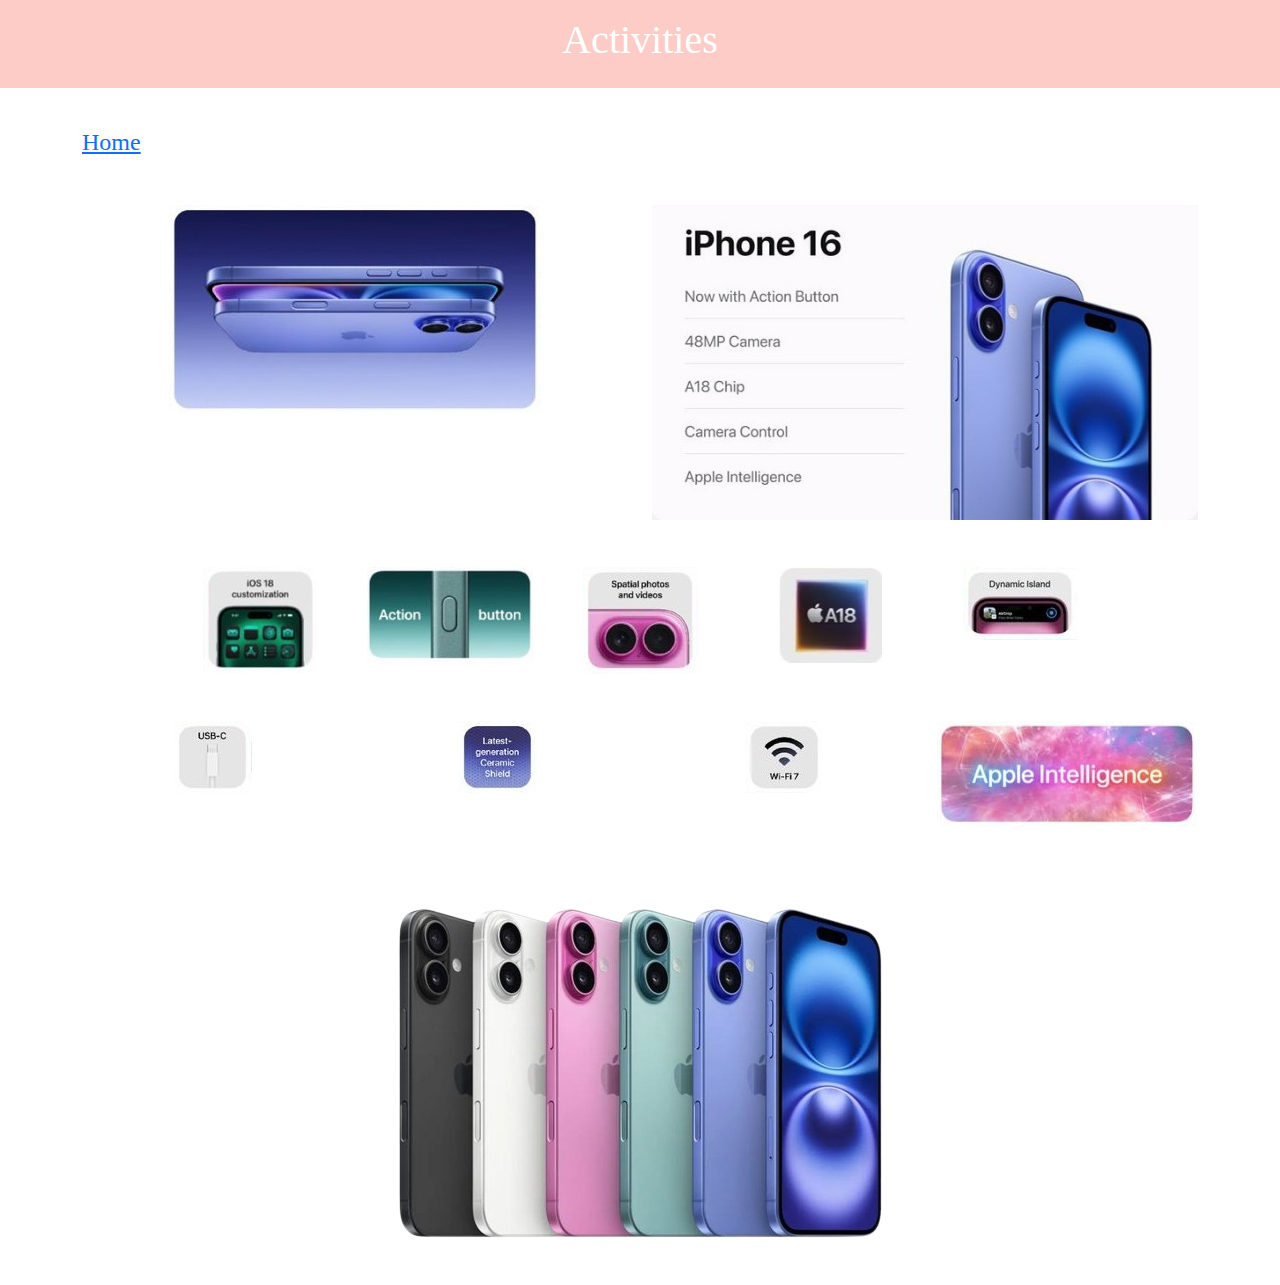
<file: A04/index.html>
<!doctype html>
<html lang="en">

<head>
    <meta charset="utf-8">
    <meta name="viewport" content="width=device-width, initial-scale=1">
    <title>A04</title>
    <link href="https://cdn.jsdelivr.net/npm/bootstrap@5.3.3/dist/css/bootstrap.min.css" rel="stylesheet"
        integrity="sha384-QWTKZyjpPEjISv5WaRU9OFeRpok6YctnYmDr5pNlyT2bRjXh0JMhjY6hW+ALEwIH" crossorigin="anonymous">
    <link rel="shortcut icon" type="x=icon" href="logo.png">
    <style>
        .back.home h2 {
            font-size: 1.5rem;
        }

        @media (max-width: 768px) {
            .container-fluid.p-3 {
                padding: 15px;
            }

            .back.home {
                margin-left: 15px;
                margin-right: 5px;
            }

            div[style*="margin-left: 40px"] {
                margin-left: 15px !important;
            }

            .row.m-6 {
                margin: 1rem !important;
            }
        }

        img {
            max-width: 100%;
            height: auto;
            display: block;
            margin: 0 auto;
            margin-bottom: 15px;
        }
    </style>
</head>

<body>
    <div class="container-fluid p-3" style="background-color: #feccc7; font-family: Playfair Display;">
        <div class="row">
            <div class="col">
                <h1 class="text-center" style="color: white; font-size: 2.5rem;">
                    Activities</h1>
            </div>
        </div>
    </div>
    <div class="container mt-3 mb-3">
        <a href="../index.html" class="back home" style="font-family: Playfair Display; margin-right: 10px;">
            <h2>Home</h2>
        </a>
        <div class="row mt-3">
            <div class="col-12 col-md-6 mb-3">
                <img src="image1.jpg" alt="Image 1">
            </div>
            <div class="col-12 col-md-6 mb-3">
                <img src="image10.jpg" alt="Image 10">
            </div>
        </div>

        <div class="row mt-3 justify-content-center">
            <div class="col-6 col-sm-4 col-md-2 mb-3">
                <img src="image3.jpg" alt="Image 3">
            </div>
            <div class="col-6 col-sm-4 col-md-2 mb-3">
                <img src="image6.jpg" alt="Image 6">
            </div>
            <div class="col-6 col-sm-4 col-md-2 mb-3">
                <img src="image4.jpg" alt="Image 4">
            </div>
            <div class="col-6 col-sm-6 col-md-2 mb-3">
                <img src="image12.jpg" alt="Image 12">
            </div>
            <div class="col-6 col-sm-6 col-md-2 mb-3">
                <img src="image11.jpg" alt="Image 11">
            </div>
        </div>

        <div class="row mt-3 justify-content-center">
            <div class="col-12 col-sm-6 col-md-3 mb-3">
                <img src="image7.jpg" alt="Image 7">
            </div>
            <div class="col-12 col-sm-6 col-md-3 mb-3">
                <img src="image8.jpg" alt="Image 8">
            </div>
            <div class="col-12 col-sm-6 col-md-3 mb-3">
                <img src="image9.jpg" alt="Image 9">
            </div>
            <div class="col-12 col-md-3 mb-3">
                <img src="image2.jpg" alt="Image 2">
            </div>
        </div>

        <div class="row mt-3">
            <div class="col-12">
                <img src="image13.png" alt="Image 13">
            </div>
        </div>
    </div>

    <script src="https://cdn.jsdelivr.net/npm/bootstrap@5.3.3/dist/js/bootstrap.bundle.min.js"
        integrity="sha384-YvpcrYf0tY3lHB60NNkmXc5s9fDVZLESaAA55NDzOxhy9GkcIdslK1eN7N6jIeHz" crossorigin="anonymous">
        </script>
</body>

</html>
</file>
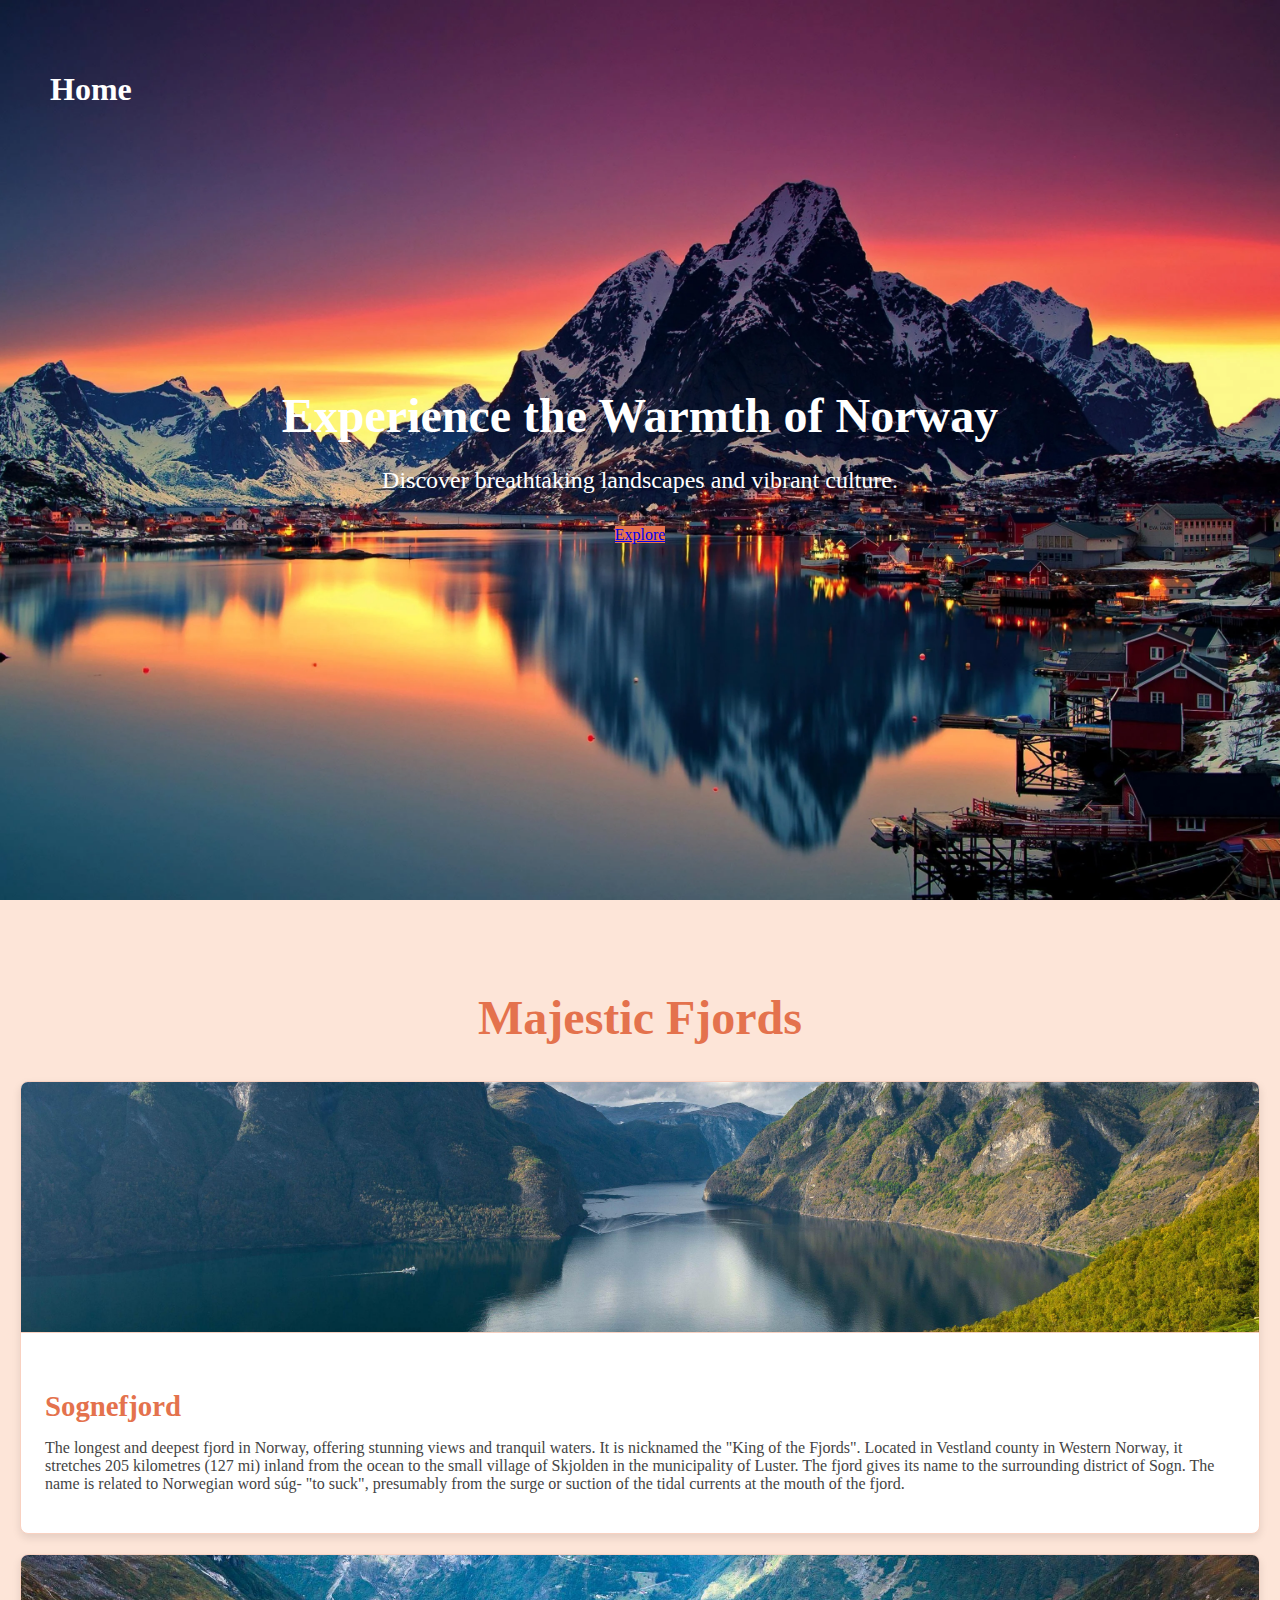
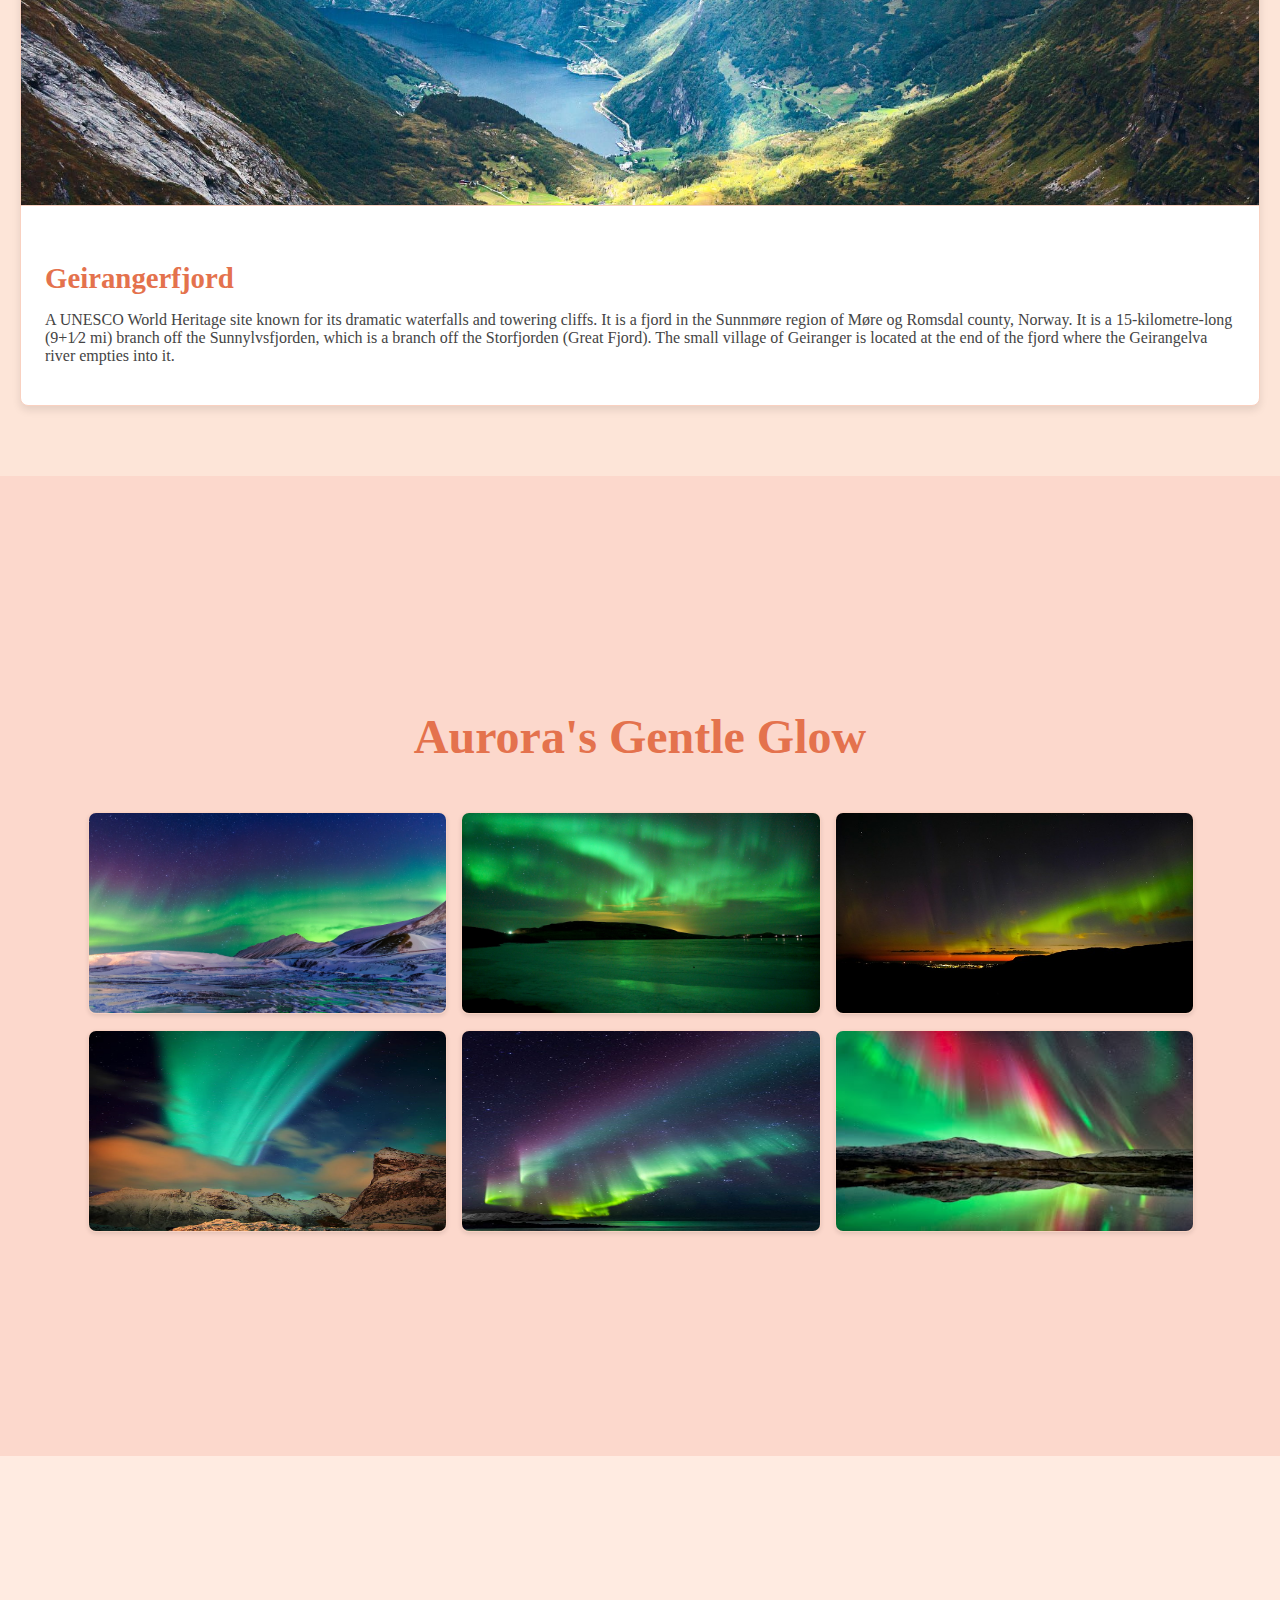
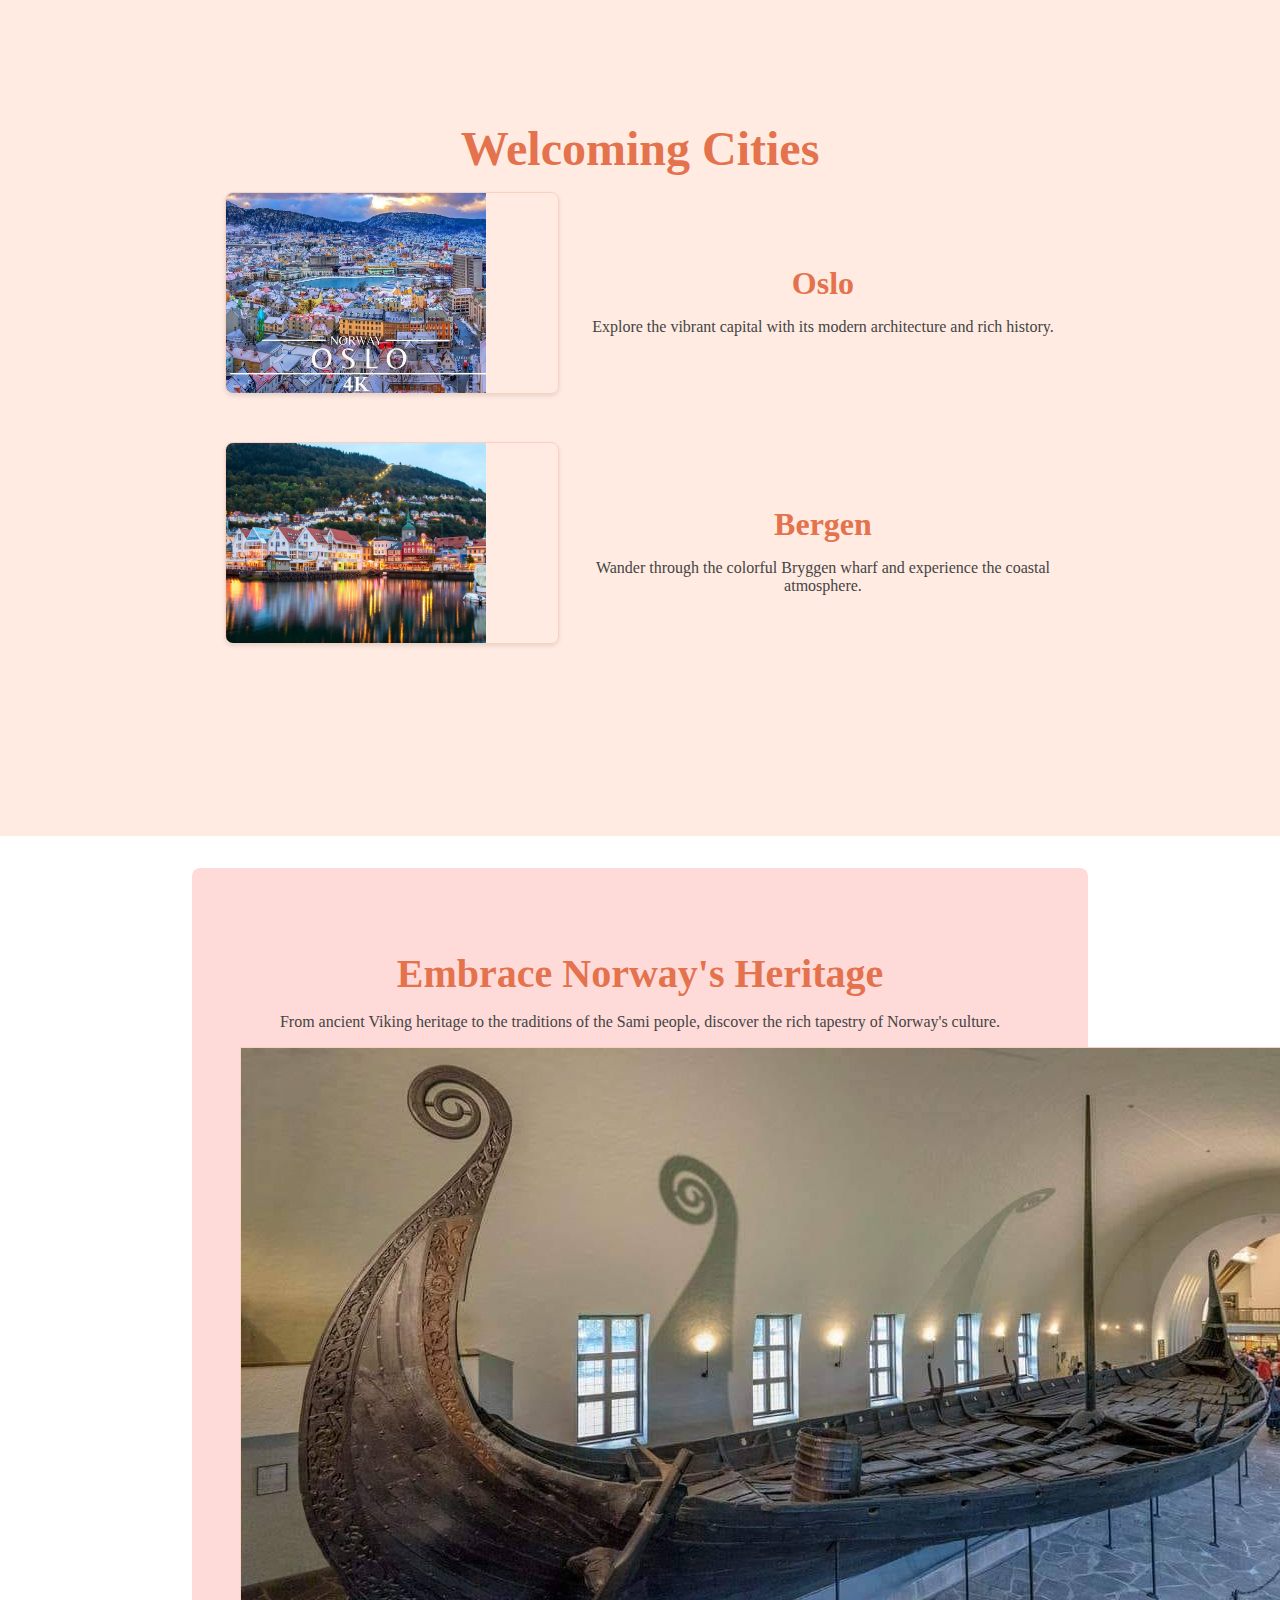
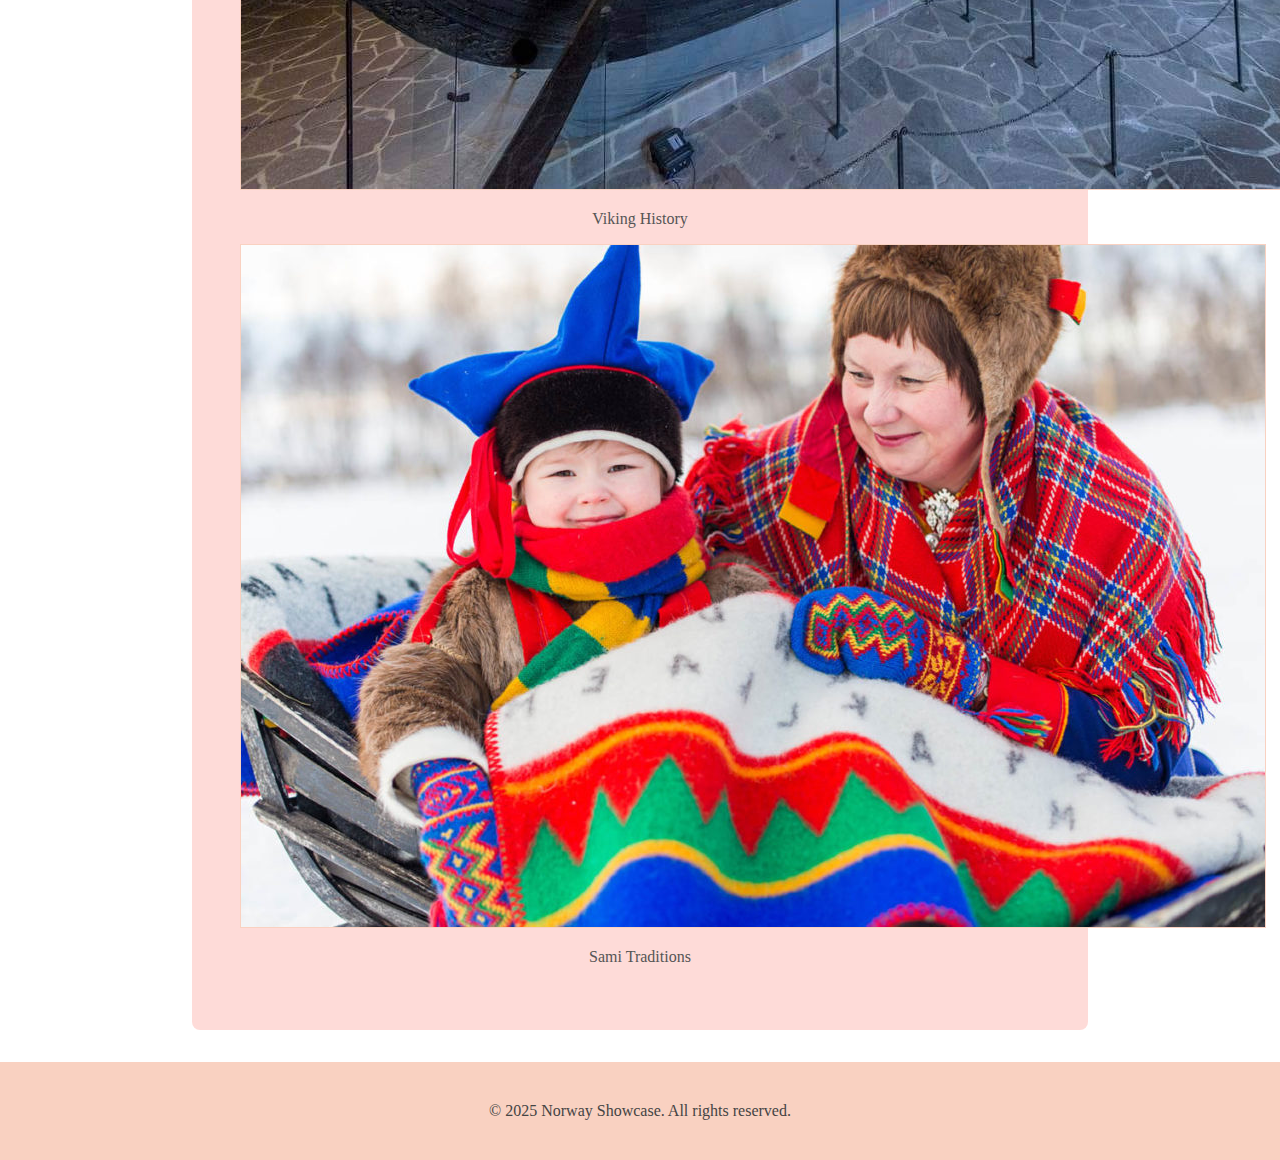
<file: A05/index.html>
<!DOCTYPE html>
<html lang="en">

<head>
    <meta charset="UTF-8">
    <meta name="viewport" content="width=device-width, initial-scale=1.0">
    <title>A05</title>
    <link href="https://cdn.jsdelivr.net/npm/bootstrap@5.3.5/dist/css/bootstrap.min.css" rel="stylesheet"
        integrity="sha384-SgOJa3DmI69IUzQ2PVdRZhwQ+dy64/BUtbMJw1MZ8t5HZApcHrRKUc4W0kG879m7" crossorigin="anonymous">
    <link rel="shortcut icon" type="x=icon" href="logo.png">
    <link rel="stylesheet" href="style.css">
</head>

<body>
    <section id="home" class="full-screen-section" style="position: relative;">
        <div class="overlay"></div>
        <div class="home-overlay">
            <a href="../index.html" class="back home">
                <h1>Home</h1>
            </a>
        </div>
        <div class="section-content">
            <h1 class="section-title">Experience the Warmth of Norway</h1>
            <p class="section-subtitle">Discover breathtaking landscapes and vibrant culture.</p>
            <a href="#fjords" class="btn btn-primary btn-lg"
                style="background-color: #e4724d; border-color: #e4724d;">Explore</a>
        </div>
    </section>

    <section id="fjords" class="full-screen-section">
        <h2 class="section-title text-center mb-4">Majestic Fjords</h2>
        <div class="container">
            <div class="row justify-content-center">
                <div class="col-md-6 fjord-card">
                    <img src="../A05/img/sognefjord.jpg" alt="Sognefjord">
                    <div class="fjord-card-body">
                        <h3 class="fjord-card-title">Sognefjord</h3>
                        <p>The longest and deepest fjord in Norway, offering stunning views and tranquil waters. It is
                            nicknamed the "King of the Fjords".
                            Located in Vestland county in Western Norway, it stretches 205 kilometres (127 mi) inland
                            from the ocean to the small village of Skjolden in the municipality of Luster.
                            The fjord gives its name to the surrounding district of Sogn. The name is related to
                            Norwegian word súg- "to suck", presumably from the surge or suction of the tidal currents at
                            the mouth of the fjord.</p>
                    </div>
                </div>
                <div class="col-md-6 fjord-card">
                    <img src="../A05/img/geirangerfjord.jpg" alt="Geirangerfjord">
                    <div class="fjord-card-body">
                        <h3 class="fjord-card-title">Geirangerfjord</h3>
                        <p>A UNESCO World Heritage site known for its dramatic waterfalls and towering cliffs.
                            It is a fjord in the Sunnmøre region of Møre og Romsdal county, Norway.
                            It is a 15-kilometre-long (9+1⁄2 mi) branch off the Sunnylvsfjorden, which is a branch off
                            the Storfjorden (Great Fjord).
                            The small village of Geiranger is located at the end of the fjord where the Geirangelva
                            river empties into it.
                        </p>
                    </div>
                </div>
            </div>
        </div>
    </section>

    <section id="northern-lights" class="full-screen-section">
        <h2 class="section-title text-center mb-4">Aurora's Gentle Glow</h2>
        <div class="nl-grid container">
            <img src="../A05/img/northernlights1.jpg" alt="Northern Lights 1">
            <img src="../A05/img/northernlights2.jpg" alt="Northern Lights 2">
            <img src="../A05/img/northernlights3.jpg" alt="Northern Lights 3">
            <img src="../A05/img/northernlights4.jpg" alt="Northern Lights 4">
            <img src="../A05/img/northernlights5.jpg" alt="Northern Lights 5">
            <img src="../A05/img/northernlights6.jpg" alt="Northern Lights 6">
        </div>
    </section>

    <section id="cities" class="full-screen-section">
        <h2 class="section-title text-center mb-4">Welcoming Cities</h2>
        <div class="container">
            <div class="row">
                <div class="col-md-6 city-item">
                    <div class="city-image">
                        <img src="../A05/img/oslo.jpg" alt="Oslo">
                    </div>
                    <div class="city-text">
                        <h3 class="city-title">Oslo</h3>
                        <p>Explore the vibrant capital with its modern architecture and rich history.</p>
                    </div>
                </div>
                <div class="col-md-6 city-item">
                    <div class="city-image">
                        <img src="../A05/img/bergen.jpg" alt="Bergen">
                    </div>
                    <div class="city-text">
                        <h3 class="city-title">Bergen</h3>
                        <p>Wander through the colorful Bryggen wharf and experience the coastal atmosphere.</p>
                    </div>
                </div>
            </div>
        </div>
    </section>

    <section id="culture" class="full-screen-section">
        <div class="overlay"></div>
        <div class="culture-content text-center">
            <h2 class="culture-title">Embrace Norway's Heritage</h2>
            <p>From ancient Viking heritage to the traditions of the Sami people, discover the rich tapestry of Norway's
                culture.</p>
            <div class="row justify-content-center mt-4">
                <div class="col-md-6">
                    <img src="../A05/img/vikingship.jpg" alt="Viking Ship" class="img-fluid rounded shadow"
                        style="border: 1px solid #f9d1c1;">
                    <p class="mt-2" style="color: #555;">Viking History</p>
                </div>
                <div class="col-md-6">
                    <img src="../A05/img/samiculture.jpg" alt="Sami Culture" class="img-fluid rounded shadow"
                        style="border: 1px solid #f9d1c1;">
                    <p class="mt-2" style="color: #555;">Sami Traditions</p>
                </div>
            </div>
        </div>
    </section>

    <footer class="footer">
        <p>&copy; 2025 Norway Showcase. All rights reserved.</p>
    </footer>

    <script src="https://cdn.jsdelivr.net/npm/bootstrap@5.3.5/dist/js/bootstrap.bundle.min.js"></script>
    <script>
        document.querySelectorAll('a[href^="#"]').forEach(anchor => {
            anchor.addEventListener('click', function (e) {
                e.preventDefault();
                document.querySelector(this.getAttribute('href')).scrollIntoView({
                    behavior: 'smooth'
                });
            });
        });
    </script>
</body>

</html>
</file>
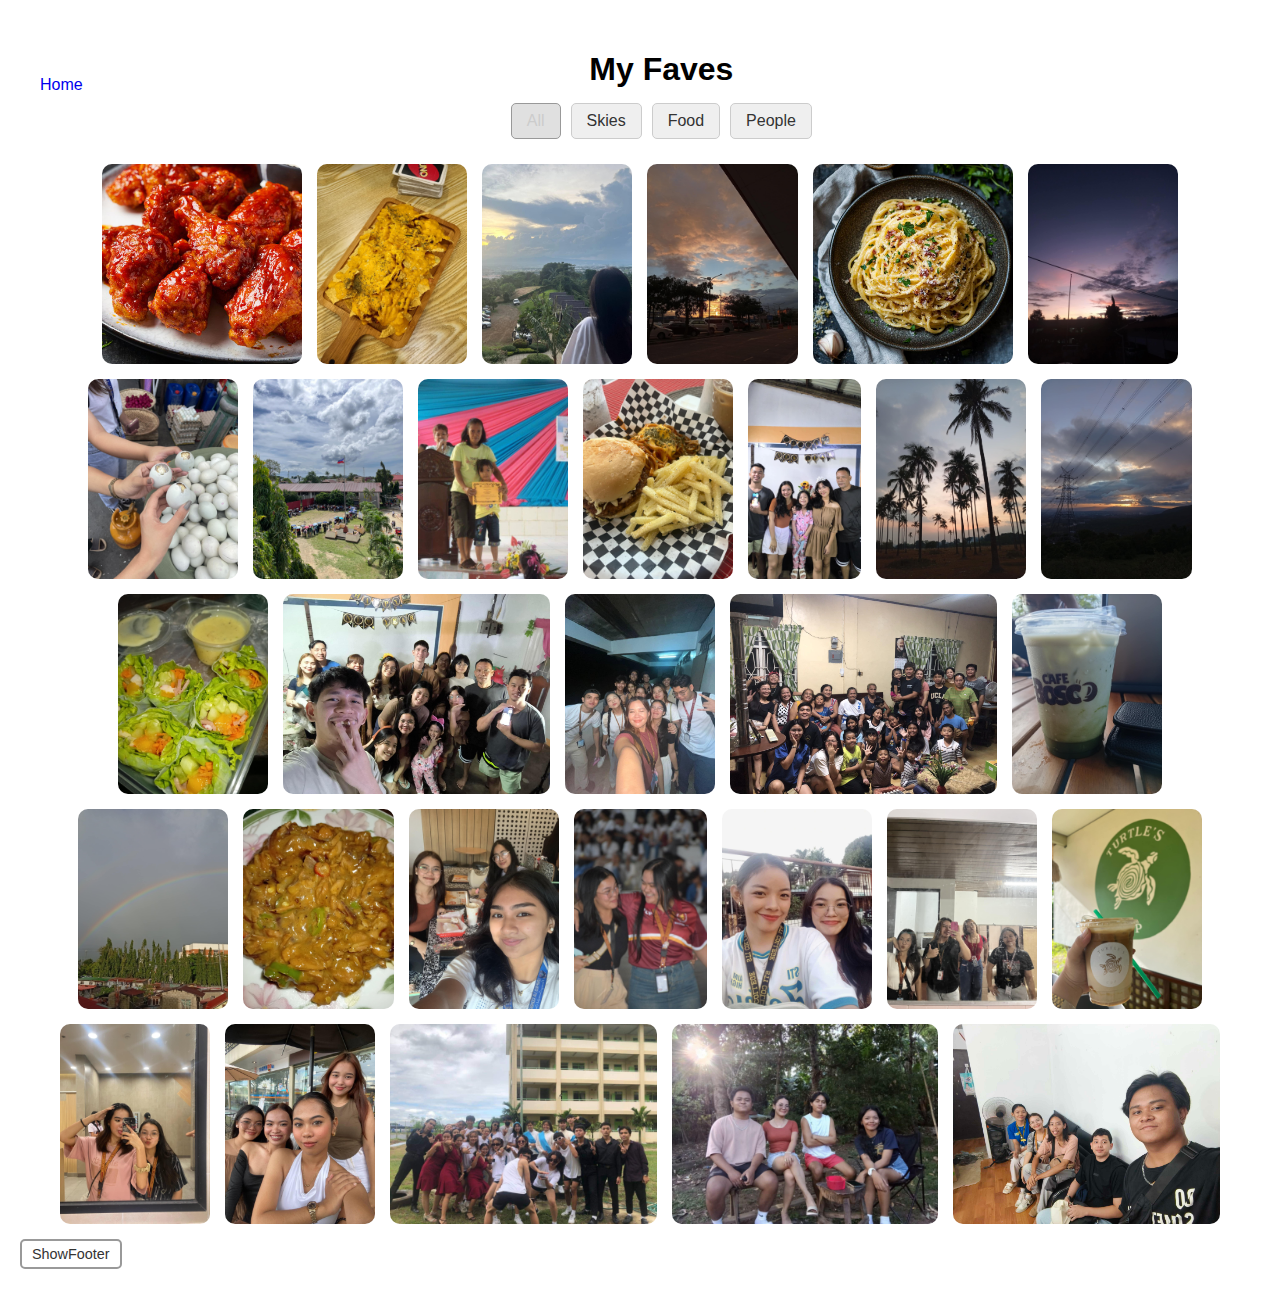
<file: A06/index.html>
<!doctype html>
<html lang="en">

<head>
    <meta charset="utf-8">
    <meta name="viewport" content="width=device-width, initial-scale=1">
    <title>A06</title>
    <link href="https://cdn.jsdelivr.net/npm/bootstrap@5.3.5/dist/css/bootstrap.min.css" rel="stylesheet"
        integrity="sha384-SgOJa3DmI69IUzQ2PVdRZhwQ+dy64/BUtbMJw1MZ8t5HZApcHrRKUc4W0kG879m7" crossorigin="anonymous">
    <link rel="shortcut icon" type="x=icon" href="../logo.png">
    <link rel="stylesheet" href="style.css">
    <script>
        var image = []

        function homeMouseEnter() {
            var homeButton = document.getElementById("homeButton");
            homeButton.style.backgroundColor = "rgb(250, 250, 250)";
            homeButton.classList.add("shadow");
        }

        function homeMouseLeave() {
            var homeButton = document.getElementById("homeButton");
            homeButton.style.backgroundColor = "white";
            homeButton.classList.remove("shadow");
        }
        function showFooter() {
            var footerElement = document.getElementById("footer");
            footerElement.style.display = "block";

            var footerShowElement = document.getElementById("footerShow");
            footerShowElement.style.display = "none";
        }

        function hideFooter() {
            var footerElement = document.getElementById("footer");
            footerElement.style.display = "none";

            var footerShowElement = document.getElementById("footerShow");
            footerShowElement.style.display = "block";
        }

        function filterGallery(category) {
            const items = document.querySelectorAll('.gallery .item');
            const buttons = document.querySelectorAll('.buttons button');

            buttons.forEach(button => {
                button.classList.remove('active');
                if (button.textContent.toLowerCase() === category) {
                    button.classList.add('active');
                } else if (category === 'all' && button.textContent.toLowerCase() === 'all') {
                    button.classList.add('active');
                }
            });

            items.forEach(item => {
                if (category === 'all') {
                    item.classList.remove('hide');
                    item.style.display = '';
                } else {
                    if (item.classList.contains(category)) {
                        item.classList.remove('hide');
                        item.style.display = '';
                    } else {
                        item.classList.add('hide');
                    }
                }
            });
        }

        function openModal(imgElement) {
            const modal = document.getElementById('modal');
            const modalImg = document.getElementById('modal-img');
            modal.style.display = "block";
            modalImg.src = imgElement.src;
        }

        function closeModal() {
            document.getElementById('modal').style.display = "none";
        }

        document.addEventListener('DOMContentLoaded', () => {
            const buttons = document.querySelectorAll('.buttons button');
            buttons.forEach(button => {
                button.addEventListener('click', function () {
                    filterGallery(this.textContent.toLowerCase());
                });
                const galleryItems = document.querySelectorAll('.gallery-item img');

                galleryItems.forEach(img => {
                    const setAspectRatio = () => {
                        const aspectRatio = img.naturalWidth / img.naturalHeight;
                        img.parentNode.style.setProperty('--aspect-ratio', aspectRatio);
                    };
                    img.onload = setAspectRatio;
                    if (img.complete) {
                        setAspectRatio();
                    }
                });
            });
            filterGallery('all');
        });
    </script>
</head>

<body>
    <header>
        <div class="home-button-container">
            <div onmouseover="homeMouseEnter()" onmouseleave="homeMouseLeave()" id="homeButton"
                class="card p-2 rounded-3">
                <a href="../index.html">Home</a>
            </div>
        </div>
        <div class="header-content">
            <div class="container">
                <h1>My Faves</h1>
            </div>
            <div class="buttons">
                <button>All</button>
                <button>Skies</button>
                <button>Food</button>
                <button>People</button>
            </div>
        </div>
    </header>

    <main class="gallery" id="imageGallery">
    </main>

    <div id="modal" class="modal" onclick="closeModal()">
        <span class="close">&times;</span>
        <img id="modal-img" class="modal-content">
        <div id="caption"></div>
    </div>
    <div class="container-fluid p-3" id="footerShow">
        <div class="row">
            <div class="col">
                <div class="text-center" onclick="showFooter()" style="color: #333">ShowFooter</div>
            </div>
        </div>
    </div>

    <div class="container p-2" id="footer" style="background-color: rgb(240, 240, 240); color: #707070; display: none;">
        <div class="row">
            <div class="col">
                <div class="h5 my-3">
                    Enjoying precious moments with these wonderful people!<3 </div>
                        <div class="mt-3 text-center" onclick="hideFooter()" style="color: #333">Hide</div>
                </div>
            </div>
        </div>

        <script>
            var imageData = [
                { category: 'food', src: '../A06/img/food1.jpg', alt: 'Food' },
                { category: 'food', src: '../A06/img/food11.jpg', alt: 'Food' },
                { category: 'skies', src: '../A06/img/sky1.jpg', alt: 'Skies' },
                { category: 'skies', src: '../A06/img/sky2.jpg', alt: 'Skies' },
                { category: 'food', src: '../A06/img/food3.jpg', alt: 'Food' },
                { category: 'skies', src: '../A06/img/sky5.jpg', alt: 'Skies' },
                { category: 'food', src: '../A06/img/food4.jpg', alt: 'Food' },
                { category: 'skies', src: '../A06/img/sky6.jpg', alt: 'Skies' },
                { category: 'people', src: '../A06/img/people1.jpg', alt: 'People' },
                { category: 'food', src: '../A06/img/food6.jpg', alt: 'Food' },
                { category: 'people', src: '../A06/img/people2.jpg', alt: 'People' },
                { category: 'skies', src: '../A06/img/sky7.jpg', alt: 'Skies' },
                { category: 'skies', src: '../A06/img/sky8.jpg', alt: 'Skies' },
                { category: 'food', src: '../A06/img/food7.jpg', alt: 'Food' },
                { category: 'people', src: '../A06/img/people3.jpg', alt: 'People' },
                { category: 'people', src: '../A06/img/people13.jpg', alt: 'People' },
                { category: 'people', src: '../A06/img/people4.jpg', alt: 'People' },
                { category: 'food', src: '../A06/img/food8.jpg', alt: 'Food' },
                { category: 'skies', src: '../A06/img/sky3.jpg', alt: 'Skies' },
                { category: 'food', src: '../A06/img/food9.jpg', alt: 'Food' },
                { category: 'people', src: '../A06/img/people5.jpg', alt: 'People' },
                { category: 'people', src: '../A06/img/people6.jpg', alt: 'People' },
                { category: 'people', src: '../A06/img/people7.jpg', alt: 'People' },
                { category: 'people', src: '../A06/img/people8.jpg', alt: 'People' },
                { category: 'food', src: '../A06/img/food10.jpg', alt: 'Food' },
                { category: 'people', src: '../A06/img/people9.jpg', alt: 'People' },
                { category: 'people', src: '../A06/img/people10.jpg', alt: 'People' },
                { category: 'people', src: '../A06/img/people11.jpg', alt: 'People' },
                { category: 'people', src: '../A06/img/people12.jpg', alt: 'People' },
                { category: 'people', src: '../A06/img/people14.jpg', alt: 'People' }
            ];

            var gallery = document.getElementById('imageGallery');

            imageData.forEach(function (item) {
                var div = document.createElement('div');
                div.classList.add('item', item.category, 'gallery-item');

                var img = document.createElement('img');
                img.src = item.src;
                img.alt = item.alt;
                img.onclick = function () { openModal(this); };

                div.appendChild(img);
                gallery.appendChild(div);
            });
        </script>

        <script src="https://cdn.jsdelivr.net/npm/bootstrap@5.3.5/dist/js/bootstrap.bundle.min.js"
            integrity="sha384-k6d4wzSIapyDyv1kpU366/PK5hCdSbCRGRCMv+eplOQJWyd1fbcAu9OCUj5zNLiq"
            crossorigin="anonymous"></script>
</body>

</html>
</file>
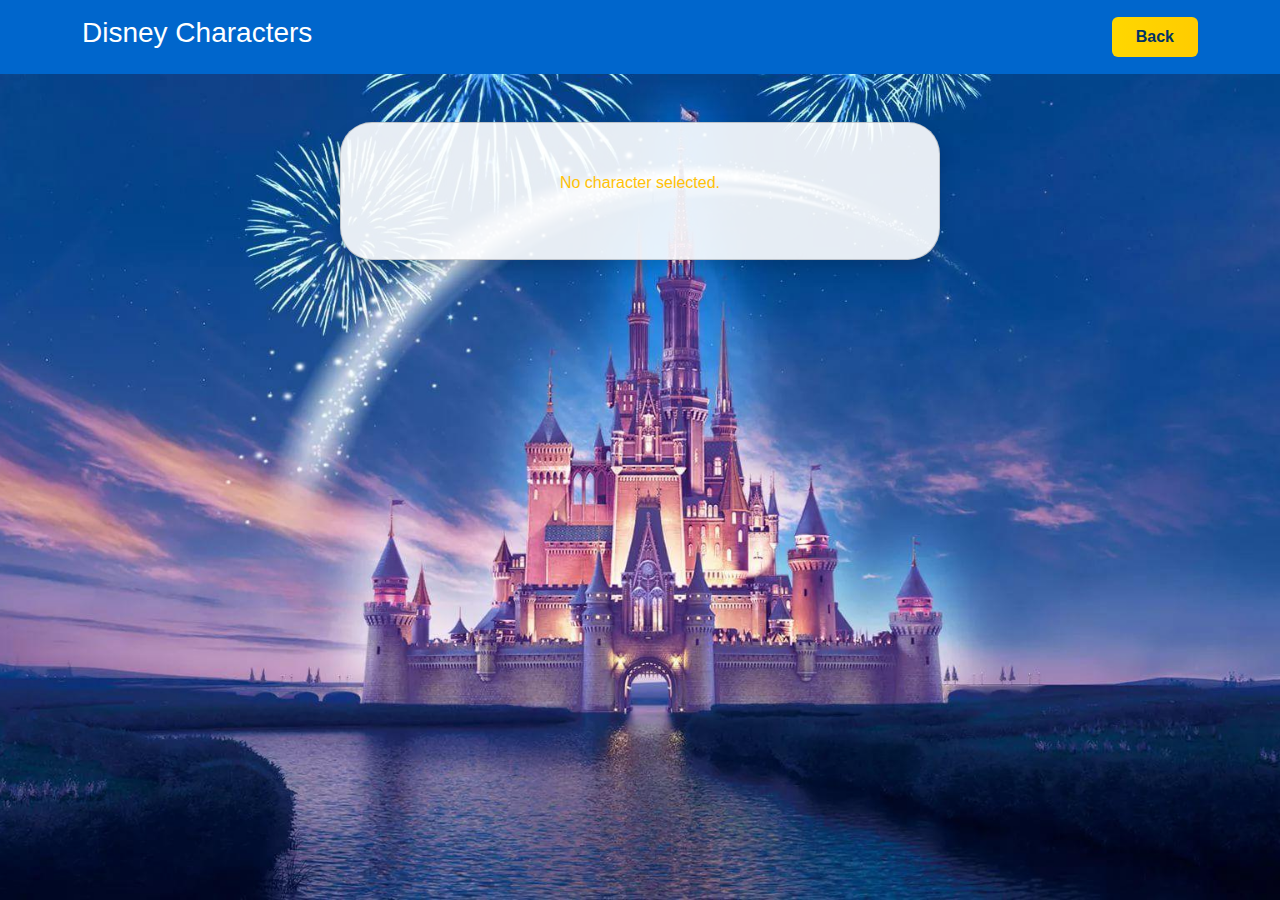
<file: A07/view.html>
<!doctype html>
<html lang="en">

<head>
    <meta charset="utf-8">
    <meta name="viewport" content="width=device-width, initial-scale=1">
    <title>A07</title>
    <link href="https://cdn.jsdelivr.net/npm/bootstrap@5.3.5/dist/css/bootstrap.min.css" rel="stylesheet">
    <style>
        body {
            background: url('../A07/Disney.jpg') no-repeat center center fixed;
            background-size: cover;
            font-family: 'Arial Rounded MT Bold', sans-serif;
            color: white;
        }

        .picture-container {
            width: 300px;
            height: 300px;
            background-color: #ffe658;
            border-radius: 50%;
            display: flex;
            align-items: center;
            justify-content: center;
            overflow: hidden;
        }

        .picture-container img {
            width: 100%;
            height: auto;
            object-fit: cover;
        }

        .card {
            background-color: rgba(255, 255, 255, 0.9);
            color: #333;
        }

        .btn-disney {
            background: linear-gradient(to right, #ffd700, #ffcc00);
            color: #003366;
            font-weight: bold;
            border: none;
        }

        .btn-disney:hover {
            background: linear-gradient(to right, #ffcc00, #ff9900);
            color: white;
        }
    </style>
</head>

<body>
    <div class="container-fluid py-3" style="background-color: rgb(0, 102, 204);">
        <div class="container d-flex justify-content-between align-items-center">
            <div class="h3 text-white">Disney Characters</div>
            <a href="index.html" class="btn btn-disney px-4 py-2">Back</a>
        </div>
    </div>

    <div class="container mt-5">
        <div class="card text-center p-5 rounded-5 shadow mx-auto" id="characterCard" style="max-width: 600px;">
            <div class="picture-container mx-auto mb-4">
                <img src="" id="characterImage" alt="Character Image">
            </div>
            <h3 id="characterName">Name</h3>

            <div class="mt-4 text-start">
                <h5>Movies</h5>
                <ul class="list-group list-group-flush" id="movieList"></ul>
            </div>

            <div class="mt-4 text-start">
                <h5>TV Shows</h5>
                <ul class="list-group list-group-flush" id="tvShowList"></ul>
            </div>

            <div class="mt-4 text-start">
                <h5>Video Games</h5>
                <ul class="list-group list-group-flush" id="videoGameList"></ul>
            </div>
        </div>
    </div>

    <script>
        const urlParams = new URLSearchParams(window.location.search);
        const characterName = urlParams.get('name');

        function createListItems(items) {
            if (!items || items.length === 0) {
                return '<li class="list-group-item">No information available.</li>';
            }
            return items.map(function(item) {
                return '<li class="list-group-item">' + item + '</li>';
            }).join('');
        }

        async function getCharacter() {
            if (!characterName) {
                document.getElementById('characterCard').innerHTML = '<p class="text-warning">No character selected.</p>';
                return;
            }

            try {
                const response = await fetch("https://api.disneyapi.dev/character?name=" + encodeURIComponent(characterName));
                const data = await response.json();
                const character = data.data.find(function(c) {
                    return c.name.toLowerCase() === characterName.toLowerCase();
                });

                if (character) {
                    document.getElementById('characterName').textContent = character.name || 'Unknown';
                    document.getElementById('characterImage').src = character.imageUrl && character.imageUrl.trim() !== ''
                        ? character.imageUrl
                        : 'https://via.placeholder.com/300?text=No+Image';

                    document.getElementById('movieList').innerHTML = createListItems(character.films);
                    document.getElementById('tvShowList').innerHTML = createListItems(character.tvShows);
                    document.getElementById('videoGameList').innerHTML = createListItems(character.videoGames);
                } else {
                    document.getElementById('characterCard').innerHTML = '<p class="text-warning">Character not found.</p>';
                }
            } catch (error) {
                console.error('Error fetching character:', error);
                document.getElementById('characterCard').innerHTML = '<p class="text-danger">Failed to load character data.</p>';
            }
        }

        getCharacter();
    </script>

    <script src="https://cdn.jsdelivr.net/npm/bootstrap@5.3.5/dist/js/bootstrap.bundle.min.js"></script>
</body>

</html>
</file>
<file: A05/style.css>
body {
    font-family: Playfair Display;
    margin: 0;
    padding: 0;
    color: #333;
}

.home-overlay {
    position: absolute;
    top: 40px;
    left: 40px;
    z-index: 10;
    padding: 10px;
}

.home-overlay a {
    text-decoration: none;
    text-align: left;
    color: white;
    font-family: 'Playfair Display', serif;
}

.home-overlay h2 {
    margin: 0;
    font-size: 2em;
}

.full-screen-section {
    min-height: 100vh;
    display: flex;
    flex-direction: column;
    justify-content: center;
    align-items: center;
    text-align: center;
    color: #444;
    position: relative;
    overflow: hidden;
}

.overlay {
    position: initial;
    top: 0;
    left: 0;
    width: 100%;
    height: 100%;
    background-color: rgba(0, 0, 0, 0.3); 
    z-index: 1;
}

.section-content {
    position: relative;
    z-index: 2;
    padding: 2rem;
    max-width: 800px;
}

.section-title {
    font-size: 3rem;
    margin-bottom: 1rem;
    font-weight: bold;
    color: #e4724d; 
}

.section-subtitle {
    font-size: 1.5rem;
    margin-bottom: 2rem;
    color: #555;
}

#home {
    background-image: url('../A05/img/norway.webp');
    background-size: cover;
    background-position: center;
    color: white; 
}

#home .section-title,
#home .section-subtitle {
    color: white;
}

#home .overlay {
    background-color: rgba(0, 0, 0, 0.5); 
}

#fjords {
    background-color: #fde5d8; 
    padding-top: 50px;
    padding-bottom: 50px;
}

.fjord-card {
    background-color: white;
    box-shadow: 0 4px 8px rgba(0, 0, 0, 0.1);
    border-radius: 8px;
    overflow: hidden;
    margin: 20px;
    text-align: left;
    border: 1px solid #f9d1c1; 
}

.fjord-card img {
    width: 100%;
    height: 250px;
    object-fit: cover;
    border-bottom: 1px solid #f9d1c1;
}

.fjord-card-body {
    padding: 1.5rem;
}

.fjord-card-title {
    font-size: 1.8rem;
    margin-bottom: 0.5rem;
    color: #e4724d; 
}

.navbar {
    background: rgba(254, 204, 199, 0.8); 
    position: fixed;
    top: 0;
    left: 0;
    width: 100%;
    z-index: 10;
    padding: 1rem 0;
}

.navbar-brand {
    color: #444 !important;
    font-weight: bold;
}

.nav-link {
    color: #444 !important;
    margin-left: 1rem;
    border-radius: 5px;
    transition: box-shadow 0.3s ease-in-out;
}

.nav-link:hover {
    color: #222 !important;
    box-shadow: 5px 5px 10px rgba(0, 0, 0, 0.2);
}

#northern-lights {
    background-color: #fcd8cc; 
    color: #444;
    padding-top: 40px;
    padding-bottom: 40px;
}

.nl-grid {
    display: grid;
    grid-template-columns: repeat(auto-fit, minmax(300px, 1fr));
    gap: 1rem;
    padding: 2rem;
    max-width: 1200px;
    margin: 0 auto;
}

.nl-grid img {
    width: 100%;
    height: 200px;
    border-radius: 8px;
    box-shadow: 0 2px 4px rgba(0, 0, 0, 0.1);
    transition: transform 0.3s ease-in-out;
    border: 1px solid #f9d1c1;
}

.nl-grid img:hover {
    transform: scale(1.03);
}

#cities {
    background-color: #ffebe1; 
    color: #444;
    padding-top: 80px;
}

.city-item {
    display: flex;
    align-items: center;
    margin-bottom: 3rem;
}

.city-image {
    flex: 0 0 40%;
    overflow: hidden;
    border-radius: 8px;
    box-shadow: 0 2px 4px rgba(0, 0, 0, 0.1);
    border: 1px solid #f9d1c1;
}

.city-image img {
    width: 260px;
    height: 200px;
    object-fit: cover;
    display: block;
    transition: transform 0.3s ease-in-out;
}

.city-image img:hover {
    transform: scale(1.03);
}

.city-text {
    flex: 1;
    padding-left: 2rem;
}

.city-title {
    font-size: 2rem;
    color: #e4724d;
    margin-bottom: 0.5rem;
}

#culture {
    background-image: url('../A05/img/norwayheritage.jpg');
    background-attachment: fixed;
    background-size: cover;
    background-position: center;
}

#culture .culture-content {
    background-color: rgba(254, 204, 199, 0.7); 
}

.culture-content {
    padding: 3rem;
    border-radius: 8px;
    max-width: 800px;
    margin: 2rem auto;
}

.culture-title {
    font-size: 2.5rem;
    margin-bottom: 1rem;
    color: #e4724d;
}

.footer {
    background-color: #f9d1c1; 
    color: #444;
    text-align: center;
    padding: 1.5rem 0;
}

@media (max-width: 768px) {
    .section-title {
        font-size: 2.5rem;
    }
    .section-subtitle {
        font-size: 1.2rem;
    }
    .city-item {
        flex-direction: column;
        text-align: center;
    }
    .city-image {
        width: 80%;
        margin: 0 auto 1rem;
    }
    .city-text {
        padding-left: 0;
    }
}
</file>
<file: A06/style.css>
body {
    font-family: sans-serif;
    margin: 20px;
}
header {
    display: flex; 
    align-items: center;
    justify-content: space-between; 
    padding: 10px 20px; 
}
.home-button-container {
    cursor: pointer;
    transition: background-color 0.3s ease;
}
#homeButton a {
    display: block;
    text-decoration: none;
    text-align: center;
}

.header-content {
    display: flex;
    flex-direction: column; 
    align-items: center;
    flex-grow: 1; 
}

.container h1 {
    text-align: center;
    margin-bottom: 15px;
}

.buttons {
    display: flex;
    gap: 10px;
    justify-content: center; 
}

.buttons button {
    border: 1px solid #ccc;
    padding: 8px 15px;
    border-radius: 5px;
    color: #333;
    cursor: pointer;
    font-size: 1em;
    transition: background-color 0.2s ease-in-out, border-color 0.2s ease-in-out, color 0.2s ease-in-out; 
}

.buttons button:hover { 
    background-color: #e0e0e0; 
    border-color: #e0e0e0;
    color: #bbb; 
    transform: scale(1.03);
}

.buttons button.active {
    background-color: #e0e0e0; 
    border-color: #999;
    color: #ccc;
}
.gallery {
    display: flex;
    flex-wrap: wrap;
    gap: 15px; 
    padding: 15px; 
    justify-content: center;
}

.gallery-item {
    flex: 0 0 auto; 
    width: auto; 
    opacity: 1;
    transform: translateY(0);
    transition: opacity 0.3s ease-in-out, transform 0.3s ease-in-out;
    display: flex;
    align-items: center;
    justify-content: center;
}

.gallery-item img {
    display: block;
    width: auto; 
    height: auto; 
    max-width: 100%; 
    max-height: 200px; 
    cursor: pointer;
    object-fit: contain; 
    border-radius: 10px;
}

.gallery-item:hover {
    transform: scale(1.05);
}

.gallery-item.hide {
    opacity: 0;
    transform: translateY(20px);
    display: none !important;
}

.modal {
    display: none;
    position: fixed;
    z-index: 1;
    left: 0;
    top: 0;
    width: 100%;
    height: 100%;
    overflow: auto;
    background-color: rgba(0, 0, 0, 0.9);
}

.modal-content {
    margin: auto;
    display: block;
    max-width: max-content;
    max-height:100%;
}

#footerShow {
    border: 2px solid #999;
    border-radius: 5px;
    padding: 5px 10px;
    text-align: center;
    cursor: pointer;
    margin-bottom: 10px;
    display: inline-block;
    font-size: 0.9em;
}


#footer .text-center {
    border: 2px solid #999;
    border-radius: 5px;
    padding: 5px 10px;
    text-align: center;
    cursor: pointer;
    display: inline-block;
    font-size: 0.9em;
    margin: 0 auto;
}

#footer .text-center:hover {
    background-color: #e0e0e0;
}

.close {
    position: absolute;
    top: 15px;
    right: 35px;
    color: #f1f1f1;
    font-size: 40px;
    font-weight: bold;
    transition: 0.3s;
    cursor: pointer;
}

.close:hover,
.close:focus {
    color: #bbb;
    text-decoration: none;
    cursor: pointer;
}

.btn-outline-secondary {
    border-color: #ccc;
    color: #ccc;
}

.btn-outline-secondary:hover {
    background-color: #ccc;
    color: #000;
}

.btn-outline-dark {
    border-color: #fff;
    color: #fff;
}

.btn-outline-dark:hover {
    background-color: #fff;
    color: #000;
}

.btn-dark {
    background-color: #444;
    color: #fff;
}

.btn-light {
    background-color: #eee;
    color: #000;
}

.modal-content {
    background-color: #222;
    border-color: #555;
}
</file>
